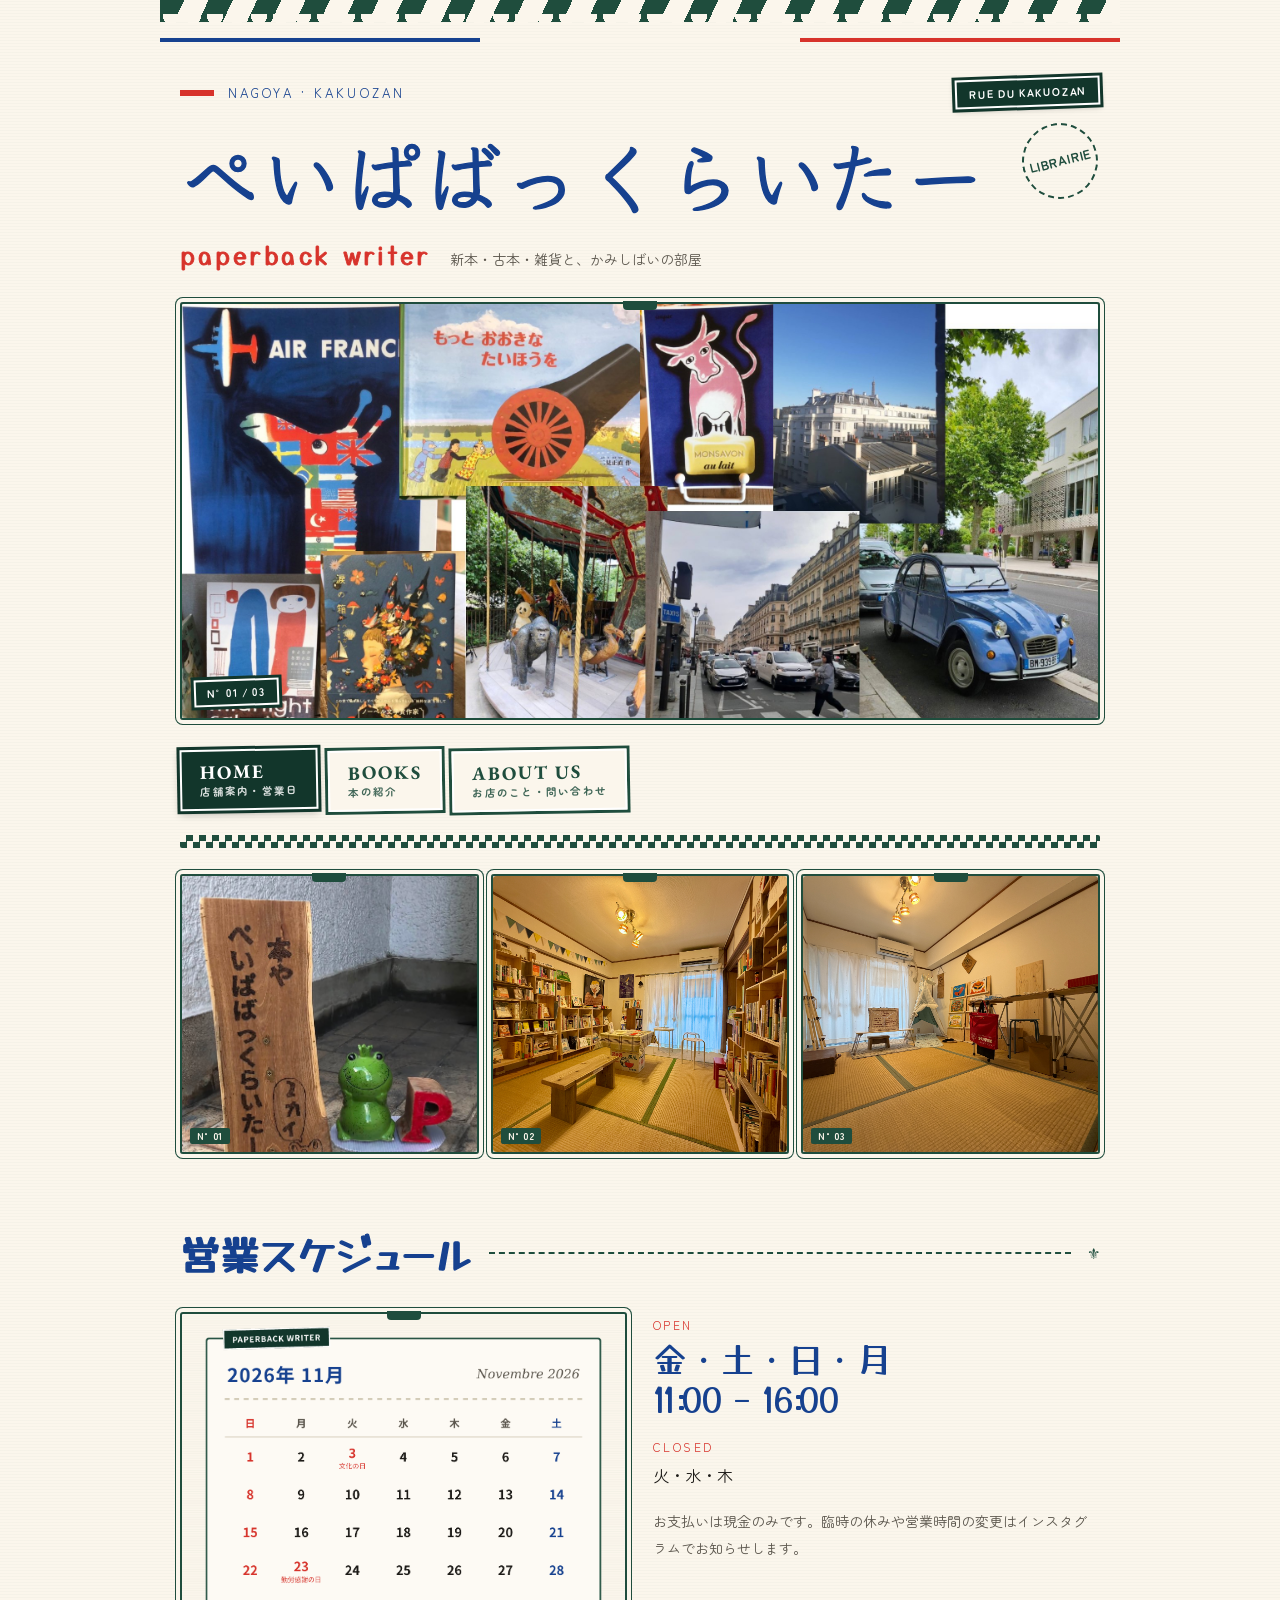
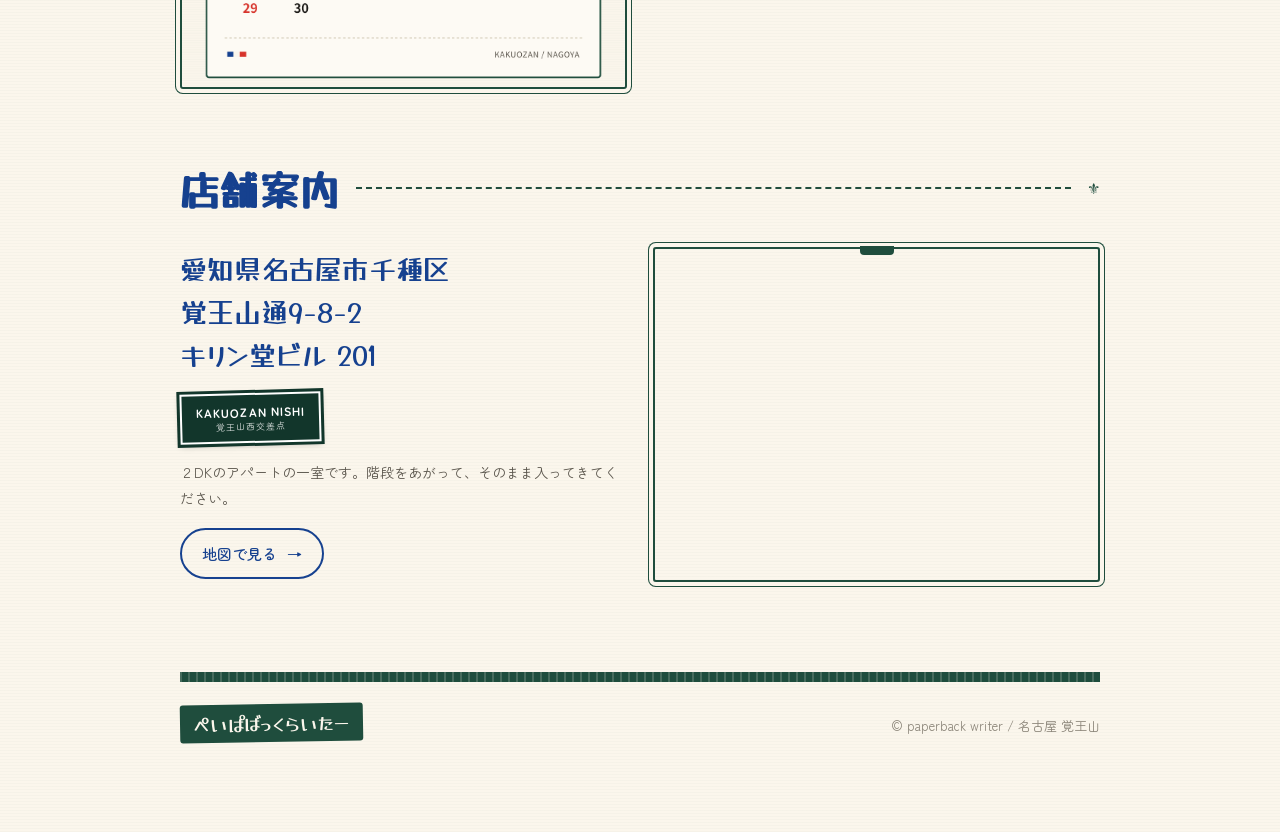
<file: index.html>
<!DOCTYPE html>
<html lang="ja">
<head>
<meta charset="utf-8">
<meta name="viewport" content="width=device-width, initial-scale=1">
<title>ぺいぱばっくらいたー | 名古屋・覚王山の本や</title>
<meta name="description" content="名古屋市千種区覚王山の本や「ぺいぱばっくらいたー」。新本・古本・雑貨の間と、かみしばいの間。">
<meta name="google-site-verification" content="vFQCofE6nkpBW0289pGB8e60B_n5xqFBPHLnn8CDdF0" />
<link rel="preconnect" href="https://fonts.googleapis.com">
<link rel="preconnect" href="https://fonts.gstatic.com" crossorigin>
<link href="https://fonts.googleapis.com/css2?family=Yusei+Magic&family=Zen+Maru+Gothic:wght@400;500;700&family=Yomogi&family=Klee+One:wght@400;600&family=EB+Garamond:ital@0;1&display=swap" rel="stylesheet">
<link rel="stylesheet" href="style.css">
<script src="slideshow.js" defer></script>
<script src="microcms.js" defer></script>
</head>
<body>

<div class="page">

  <div class="awning" aria-hidden="true"><div class="awning__scallop"></div></div>
  <div class="tricolore" aria-hidden="true"><span></span><span></span><span></span></div>

  <header class="hero">
    <div class="hero__eyebrow">
      <span class="hero__rule" aria-hidden="true"></span>
      NAGOYA · KAKUOZAN
      <span class="plate plate--tilt-l">RUE DU KAKUOZAN</span>
    </div>
    <div class="hero__titlewrap">
      <h1 class="hero__title"><a href="index.html">ぺいぱばっくらいたー</a></h1>
      <span class="stamp stamp--dashed" aria-hidden="true">LIBRAIRIE</span>
    </div>
    <div class="hero__sub">
      <p class="hero__latin">paperback writer</p>
      <p class="hero__tagline">新本・古本・雑貨と、かみしばいの部屋</p>
    </div>
  </header>

  <div class="slideshow" data-interval="5000">
    <span class="crate__hinge" aria-hidden="true"></span>
    <div class="slideshow__viewport">
      <figure class="slideshow__slide is-active"><img src="photos/slide-1.jpg" alt="パリの街と本のコラージュ"></figure>
      <figure class="slideshow__slide"><img src="photos/slide-2.jpg" alt="日本の街と本のコラージュ"></figure>
      <figure class="slideshow__slide"><img src="photos/slide-3.jpg" alt="本屋の店内と本のコラージュ"></figure>
    </div>
    <span class="slideshow__no" aria-hidden="true"><span class="slideshow__cur">N°01</span> / 03</span>
  </div>

  <nav class="nav">
      <a class="navtab is-active" href="index.html" aria-current="page">
        <span class="navtab__en">HOME</span>
        <span class="navtab__ja">店舗案内・営業日</span>
      </a>
      <a class="navtab" href="books.html">
        <span class="navtab__en">BOOKS</span>
        <span class="navtab__ja">本の紹介</span>
      </a>
      <a class="navtab" href="about.html">
        <span class="navtab__en">ABOUT US</span>
        <span class="navtab__ja">お店のこと・問い合わせ</span>
      </a>
  </nav>

  <div class="tiles" aria-hidden="true"></div>

  <main>

    <div class="photogrid photogrid--below-slides">
      <figure class="crate">
        <span class="crate__hinge" aria-hidden="true"></span>
        <span class="crate__tag">N°01</span>
        <div class="crate__inner"><img src="photos/books-room.jpg" alt="店の入口の看板" style="object-position:center 30%"></div>
      </figure>
      <figure class="crate">
        <span class="crate__hinge" aria-hidden="true"></span>
        <span class="crate__tag">N°02</span>
        <div class="crate__inner"><img src="photos/entrance.jpg" alt="新本・古本・雑貨の間"></div>
      </figure>
      <figure class="crate">
        <span class="crate__hinge" aria-hidden="true"></span>
        <span class="crate__tag">N°03</span>
        <div class="crate__inner"><img src="photos/kamishibai.jpg" alt="かみしばいの間"></div>
      </figure>
    </div>

    <section class="section">
      <div class="section__head">
        <h2 class="section__title">営業スケジュール</h2>
        <span class="section__dash" aria-hidden="true"></span>
        <span class="section__fleur" aria-hidden="true">⚜</span>
      </div>
      <div class="cols">
        <figure class="crate crate--calendar">
          <span class="crate__hinge" aria-hidden="true"></span>
          <div class="crate__inner crate__inner--contain">
            <img src="photos/calendar.png" alt="2026年11月の営業カレンダー">
          </div>
        </figure>
        <div class="hours">
          <div class="hours__block">
            <span class="hours__label">OPEN</span>
            <span class="hours__value">金・土・日・月<br>11:00 – 16:00</span>
          </div>
          <div class="hours__block">
            <span class="hours__label">CLOSED</span>
            <span class="hours__closed">火・水・木</span>
          </div>
          <p class="note">お支払いは現金のみです。臨時の休みや営業時間の変更はインスタグラムでお知らせします。</p>
        </div>
      </div>
    </section>

    <section class="section">
      <div class="section__head">
        <h2 class="section__title">店舗案内</h2>
        <span class="section__dash" aria-hidden="true"></span>
        <span class="section__fleur" aria-hidden="true">⚜</span>
      </div>
      <div class="cols">
        <div class="place">
          <p class="place__address">愛知県名古屋市千種区<br>覚王山通9-8-2<br>キリン堂ビル 201</p>
          <span class="plate plate--tilt-l plate--lg">
            KAKUOZAN NISHI
            <small>覚王山西交差点</small>
          </span>
          <p class="note">２DKのアパートの一室です。階段をあがって、そのまま入ってきてください。</p>
          <a class="btn btn--outline" href="https://www.google.com/maps/search/?api=1&amp;query=%E6%84%9B%E7%9F%A5%E7%9C%8C%E5%90%8D%E5%8F%A4%E5%B1%8B%E5%B8%82%E5%8D%83%E7%A8%AE%E5%8C%BA%E8%A6%9A%E7%8E%8B%E5%B1%B1%E9%80%9A9-8-2%20%E3%82%AD%E3%83%AA%E3%83%B3%E5%A0%82%E3%83%93%E3%83%AB201" target="_blank" rel="noopener">地図で見る<span aria-hidden="true">→</span></a>
        </div>
        <figure class="crate crate--map">
          <span class="crate__hinge" aria-hidden="true"></span>
          <div class="crate__inner">
            <iframe src="https://maps.google.com/maps?q=%E6%84%9B%E7%9F%A5%E7%9C%8C%E5%90%8D%E5%8F%A4%E5%B1%8B%E5%B8%82%E5%8D%83%E7%A8%AE%E5%8C%BA%E8%A6%9A%E7%8E%8B%E5%B1%B1%E9%80%9A9-8-2%20%E3%82%AD%E3%83%AA%E3%83%B3%E5%A0%82%E3%83%93%E3%83%AB201&amp;z=17&amp;output=embed" title="ぺいぱばっくらいたーの地図" loading="lazy" referrerpolicy="no-referrer-when-downgrade"></iframe>
          </div>
        </figure>
      </div>
    </section>
  </main>

  <div class="footer__rule" aria-hidden="true"></div>
  <footer class="footer">
    <span class="footer__plate">ぺいぱばっくらいたー</span>
    <span class="footer__copy">© paperback writer / 名古屋 覚王山</span>
  </footer>

</div>

</body>
</html>
</file>
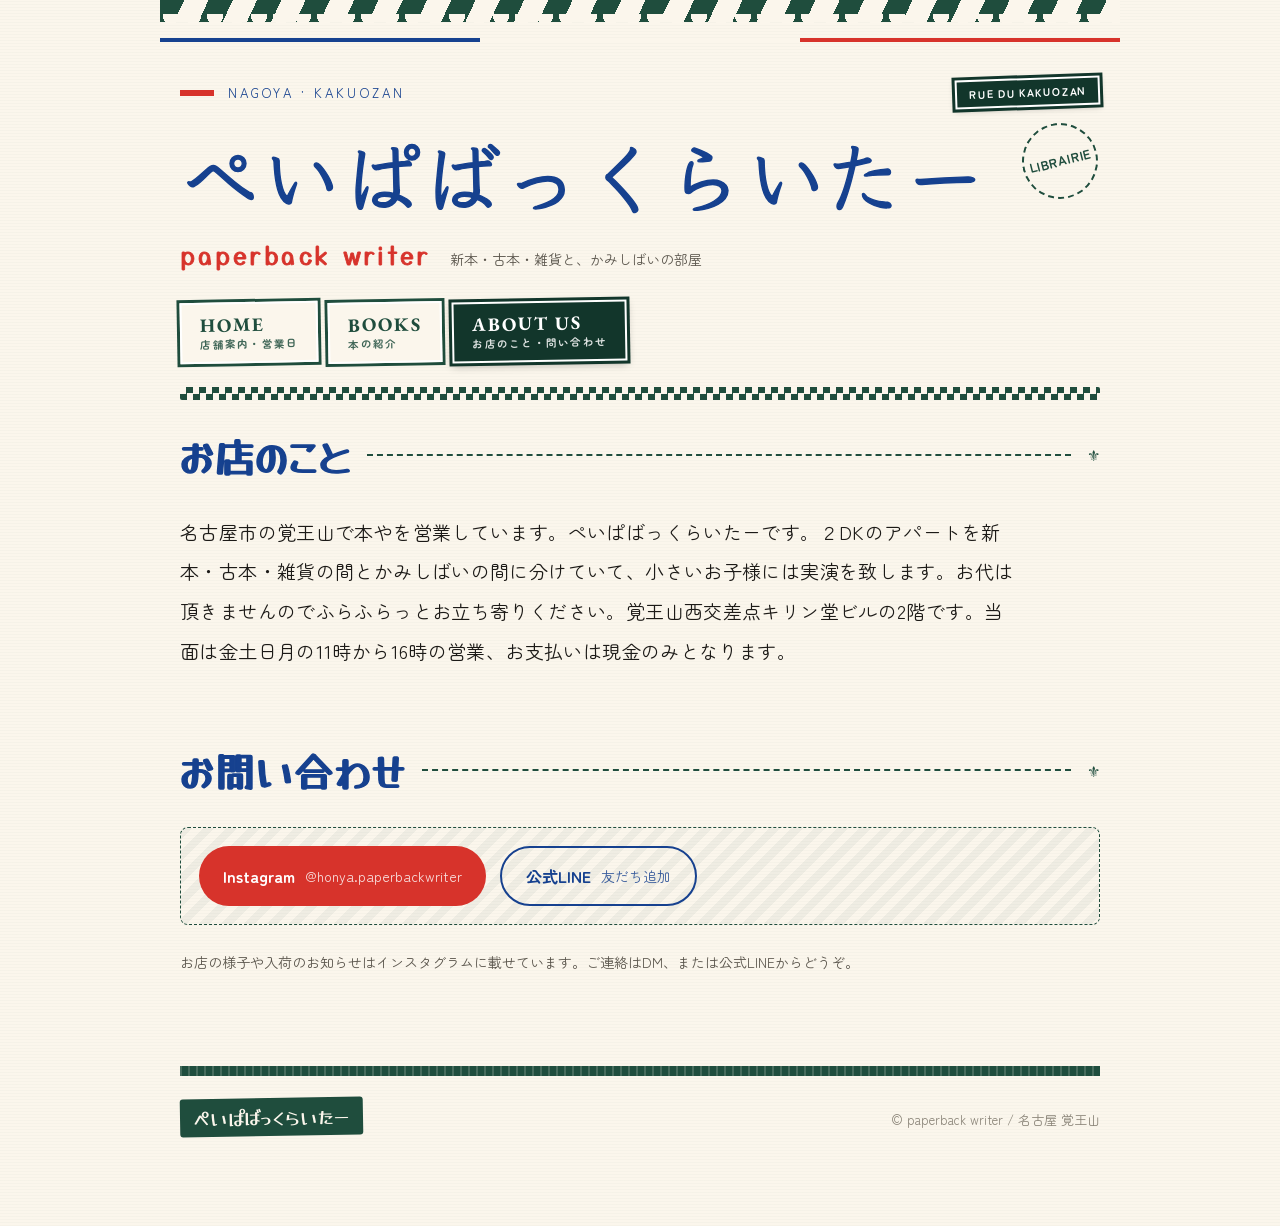
<file: about.html>
<!DOCTYPE html>
<html lang="ja">
<head>
<meta charset="utf-8">
<meta name="viewport" content="width=device-width, initial-scale=1">
<title>お店のこと | ぺいぱばっくらいたー</title>
<meta name="description" content="ぺいぱばっくらいたーのご紹介とお問い合わせ先。">
<link rel="preconnect" href="https://fonts.googleapis.com">
<link rel="preconnect" href="https://fonts.gstatic.com" crossorigin>
<link href="https://fonts.googleapis.com/css2?family=Yusei+Magic&family=Zen+Maru+Gothic:wght@400;500;700&family=Yomogi&family=Klee+One:wght@400;600&family=EB+Garamond:ital@0;1&display=swap" rel="stylesheet">
<link rel="stylesheet" href="style.css">
</head>
<body>

<div class="page">

  <div class="awning" aria-hidden="true"><div class="awning__scallop"></div></div>
  <div class="tricolore" aria-hidden="true"><span></span><span></span><span></span></div>

  <header class="hero">
    <div class="hero__eyebrow">
      <span class="hero__rule" aria-hidden="true"></span>
      NAGOYA · KAKUOZAN
      <span class="plate plate--tilt-l">RUE DU KAKUOZAN</span>
    </div>
    <div class="hero__titlewrap">
      <h1 class="hero__title"><a href="index.html">ぺいぱばっくらいたー</a></h1>
      <span class="stamp stamp--dashed" aria-hidden="true">LIBRAIRIE</span>
    </div>
    <div class="hero__sub">
      <p class="hero__latin">paperback writer</p>
      <p class="hero__tagline">新本・古本・雑貨と、かみしばいの部屋</p>
    </div>
  </header>

  <nav class="nav">
      <a class="navtab" href="index.html">
        <span class="navtab__en">HOME</span>
        <span class="navtab__ja">店舗案内・営業日</span>
      </a>
      <a class="navtab" href="books.html">
        <span class="navtab__en">BOOKS</span>
        <span class="navtab__ja">本の紹介</span>
      </a>
      <a class="navtab is-active" href="about.html" aria-current="page">
        <span class="navtab__en">ABOUT US</span>
        <span class="navtab__ja">お店のこと・問い合わせ</span>
      </a>
  </nav>

  <div class="tiles" aria-hidden="true"></div>

  <main>

    <section class="section">
      <div class="section__head">
        <h2 class="section__title">お店のこと</h2>
        <span class="section__dash" aria-hidden="true"></span>
        <span class="section__fleur" aria-hidden="true">⚜</span>
      </div>
      <p class="lead">名古屋市の覚王山で本やを営業しています。ぺいぱばっくらいたーです。２DKのアパートを新本・古本・雑貨の間とかみしばいの間に分けていて、小さいお子様には実演を致します。お代は頂きませんのでふらふらっとお立ち寄りください。覚王山西交差点キリン堂ビルの2階です。当面は金土日月の11時から16時の営業、お支払いは現金のみとなります。</p>
    </section>

    <section class="section">
      <div class="section__head">
        <h2 class="section__title">お問い合わせ</h2>
        <span class="section__dash" aria-hidden="true"></span>
        <span class="section__fleur" aria-hidden="true">⚜</span>
      </div>
      <div class="contact">
        <a class="btn btn--ig" href="https://www.instagram.com/honya.paperbackwriter/" target="_blank" rel="noopener">Instagram<span class="btn__sub">@honya.paperbackwriter</span></a>
        <a class="btn btn--line" href="https://lin.ee/8o9iqLu" target="_blank" rel="noopener">公式LINE<span class="btn__sub">友だち追加</span></a>
      </div>
      <p class="note note--contact">お店の様子や入荷のお知らせはインスタグラムに載せています。ご連絡はDM、または公式LINEからどうぞ。</p>
    </section>
  </main>

  <div class="footer__rule" aria-hidden="true"></div>
  <footer class="footer">
    <span class="footer__plate">ぺいぱばっくらいたー</span>
    <span class="footer__copy">© paperback writer / 名古屋 覚王山</span>
  </footer>

</div>

</body>
</html>
</file>
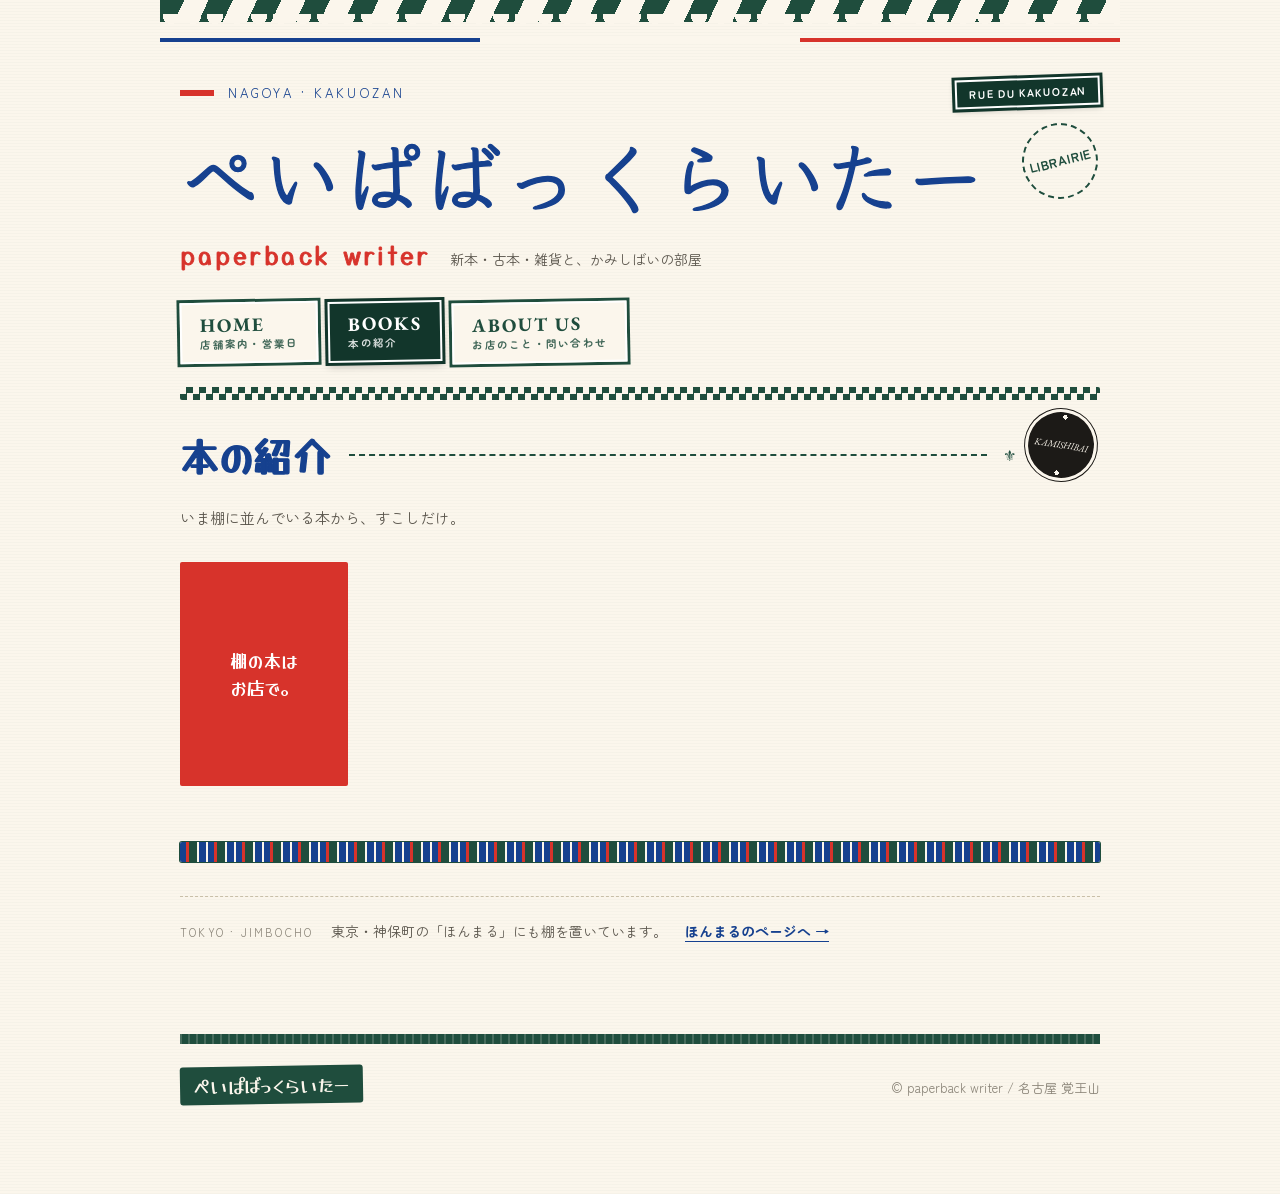
<file: books.html>
<!DOCTYPE html>
<html lang="ja">
<head>
<meta charset="utf-8">
<meta name="viewport" content="width=device-width, initial-scale=1">
<title>本の紹介 | ぺいぱばっくらいたー</title>
<meta name="description" content="棚に並んでいる本から、すこしだけご紹介します。">
<link rel="preconnect" href="https://fonts.googleapis.com">
<link rel="preconnect" href="https://fonts.gstatic.com" crossorigin>
<link href="https://fonts.googleapis.com/css2?family=Yusei+Magic&family=Zen+Maru+Gothic:wght@400;500;700&family=Yomogi&family=Klee+One:wght@400;600&family=EB+Garamond:ital@0;1&display=swap" rel="stylesheet">
<link rel="stylesheet" href="style.css">
<script src="microcms.js" defer></script>
</head>
<body>

<div class="page">

  <div class="awning" aria-hidden="true"><div class="awning__scallop"></div></div>
  <div class="tricolore" aria-hidden="true"><span></span><span></span><span></span></div>

  <header class="hero">
    <div class="hero__eyebrow">
      <span class="hero__rule" aria-hidden="true"></span>
      NAGOYA · KAKUOZAN
      <span class="plate plate--tilt-l">RUE DU KAKUOZAN</span>
    </div>
    <div class="hero__titlewrap">
      <h1 class="hero__title"><a href="index.html">ぺいぱばっくらいたー</a></h1>
      <span class="stamp stamp--dashed" aria-hidden="true">LIBRAIRIE</span>
    </div>
    <div class="hero__sub">
      <p class="hero__latin">paperback writer</p>
      <p class="hero__tagline">新本・古本・雑貨と、かみしばいの部屋</p>
    </div>
  </header>

  <nav class="nav">
      <a class="navtab" href="index.html">
        <span class="navtab__en">HOME</span>
        <span class="navtab__ja">店舗案内・営業日</span>
      </a>
      <a class="navtab is-active" href="books.html" aria-current="page">
        <span class="navtab__en">BOOKS</span>
        <span class="navtab__ja">本の紹介</span>
      </a>
      <a class="navtab" href="about.html">
        <span class="navtab__en">ABOUT US</span>
        <span class="navtab__ja">お店のこと・問い合わせ</span>
      </a>
  </nav>

  <div class="tiles" aria-hidden="true"></div>

  <main>

    <section class="section section--books">
      <span class="stamp stamp--ticket" aria-hidden="true">KAMISHIBAI</span>
      <div class="section__head section__head--books">
        <h2 class="section__title">本の紹介</h2>
        <span class="section__dash" aria-hidden="true"></span>
        <span class="section__fleur" aria-hidden="true">⚜</span>
      </div>
      <p class="note note--intro">いま棚に並んでいる本から、すこしだけ。</p>

      <ul class="books">
        <li class="book book--cta">棚の本は<br>お店で。</li>
      </ul>
    </section>

    <div class="spines" aria-hidden="true"></div>

    <section class="honmaru">
      <span class="honmaru__label">TOKYO · JIMBOCHO</span>
      <p class="honmaru__text">東京・神保町の「ほんまる」にも棚を置いています。</p>
      <a class="honmaru__link" href="https://www.honmaru.me/jinbocho/shelf/419" target="_blank" rel="noopener">ほんまるのページへ →</a>
    </section>
  </main>

  <div class="footer__rule" aria-hidden="true"></div>
  <footer class="footer">
    <span class="footer__plate">ぺいぱばっくらいたー</span>
    <span class="footer__copy">© paperback writer / 名古屋 覚王山</span>
  </footer>

</div>

</body>
</html>
</file>
<file: style.css>
/* =========================================================
   ぺいぱばっくらいたー — スタイルシート
   テーマ: パリのブキニスト／カルチェラタン + 三色（青・白・赤）
   3ページ共通（index.html / books.html / about.html）
   ========================================================= */

:root {
  /* Colors */
  --c-blue:        #16418f;  /* 主色：見出し・リンク */
  --c-red:         #d7332b;  /* 副色：アクセント・CTA */
  --c-green:       #1f4d3d;  /* ブキニストの緑：フレーム・装飾 */
  --c-green-dark:  #12362b;  /* 街路プレートの緑 */
  --c-paper:       #fbf6ec;  /* 背景（紙色） */
  --c-card:        #fdfaf4;  /* カード背景 */
  --c-ink:         #1c1a17;  /* 本文 */
  --c-ink-soft:    #5a554c;  /* 補足テキスト */
  --c-ink-faint:   #8a8478;  /* コピーライト等 */
  --c-line:        #c8bfa8;  /* 点線罫 */
  --c-cover-edge:  #d8d1bf;  /* 書影の枠線 */
  --c-white:       #ffffff;

  /* Fonts */
  --f-hand:    'Klee One', cursive;           /* 店名 */
  --f-display: 'Yusei Magic', sans-serif;     /* 見出し */
  --f-body:    'Zen Maru Gothic', sans-serif; /* 本文 */
  --f-tag:     'Yomogi', cursive;             /* 番号タグ */
  --f-latin:   'EB Garamond', serif;          /* 欧文 */

  /* Spacing */
  --sp-section:  70px;
  --sp-block:    30px;
  --sp-gap:      26px;
  --page-max:   960px;
  --page-pad:    20px;
}

* { box-sizing: border-box; }

body {
  margin: 0;
  background: var(--c-paper);
  color: var(--c-ink);
  font-family: var(--f-body);
  -webkit-font-smoothing: antialiased;
  background-image: repeating-linear-gradient(
    0deg,
    rgba(31, 77, 64, .025) 0px, rgba(31, 77, 64, .025) 1px,
    transparent 1px, transparent 3px
  );
}

a { color: var(--c-blue); text-decoration: none; }
a:hover { color: var(--c-red); }

img { display: block; max-width: 100%; }

.page {
  max-width: var(--page-max);
  margin: 0 auto;
  padding: 0 var(--page-pad) 90px;
}

/* =========================================================
   装飾パーツ（すべてCSSで描画。画像・アイコンは使わない）
   ========================================================= */

/* カフェ天幕ストライプ＋スカラップ（ページ最上部） */
.awning {
  height: 22px;
  margin: 0 calc(var(--page-pad) * -1);
  position: relative;
  background: repeating-linear-gradient(115deg, var(--c-green) 0 22px, var(--c-paper) 22px 44px);
}
.awning__scallop {
  position: absolute;
  left: 0; right: 0; bottom: -8px;
  height: 16px;
  background-image: repeating-radial-gradient(circle at 11px 2px, var(--c-paper) 0 8px, transparent 8px 22px);
  background-size: 22px 16px;
}

/* トリコロール（青・白・赤） */
.tricolore { display: flex; height: 4px; margin: 16px calc(var(--page-pad) * -1) 0; }
.tricolore span { flex: 1; }
.tricolore span:nth-child(1) { background: var(--c-blue); }
.tricolore span:nth-child(2) { background: var(--c-paper); }
.tricolore span:nth-child(3) { background: var(--c-red); }

/* ビストロの市松タイル帯 */
.tiles {
  height: 13px;
  margin-top: 24px;
  border-radius: 2px;
  background-image: repeating-conic-gradient(var(--c-green) 0% 25%, var(--c-paper) 0% 50%);
  background-size: 13px 13px;
}

/* 本の背表紙が並ぶストライプ帯 */
.spines {
  height: 20px;
  margin-top: 56px;
  border-radius: 2px;
  box-shadow: 0 0 0 1px var(--c-green);
  background-image: repeating-linear-gradient(
    90deg,
    var(--c-blue) 0 6px, var(--c-red) 6px 9px,
    var(--c-green) 9px 17px, var(--c-paper) 17px 19px,
    var(--c-blue) 19px 26px, var(--c-paper) 26px 28px
  );
}

/* パリの街路プレート（緑地・白フチ） */
.plate {
  display: inline-block;
  background: var(--c-green-dark);
  color: var(--c-white);
  padding: 7px 12px;
  border: 2px solid var(--c-white);
  box-shadow: 0 0 0 3px var(--c-green-dark), 0 2px 6px rgba(0, 0, 0, .25);
  font-family: var(--f-body);
  font-weight: 700;
  font-size: 11px;
  letter-spacing: .08em;
  text-align: center;
  white-space: nowrap;
}
.plate--tilt-l { transform: rotate(-2deg); }
.plate--lg { font-size: 12px; padding: 8px 14px; transform: rotate(-1.5deg); align-self: flex-start; }
.plate--lg small {
  display: block;
  font-size: 9px; font-weight: 400;
  letter-spacing: .1em; opacity: .85;
}

/* 丸スタンプ */
.stamp {
  border-radius: 50%;
  display: flex; align-items: center; justify-content: center;
  text-align: center;
  flex-shrink: 0;
}
.stamp--dashed {          /* 店名横：破線の緑 */
  position: absolute;
  right: 2px; top: -6px;
  width: 76px; height: 76px;
  border: 2px dashed var(--c-green);
  color: var(--c-green);
  font: 700 13px/1.3 var(--f-body);
  letter-spacing: .06em;
  transform: rotate(-14deg);
}
.stamp--ticket {          /* BOOKS：チケット風（上下にスプロケット穴） */
  position: absolute;
  right: 6px; top: -14px;
  z-index: 3;
  width: 66px; height: 66px;
  background: var(--c-ink);
  color: var(--c-paper);
  font-family: var(--f-latin);
  font-style: italic;
  font-size: 9.5px;
  letter-spacing: .01em;
  line-height: 1.1;
  padding: 0 6px;
  transform: rotate(9deg);
  box-shadow: 0 0 0 3px var(--c-paper), 0 0 0 4px var(--c-ink);
  background-image:
    repeating-radial-gradient(circle at 50% 5px,  var(--c-paper) 0 2.2px, transparent 2.2px 100%),
    repeating-radial-gradient(circle at 50% 61px, var(--c-paper) 0 2.2px, transparent 2.2px 100%);
}

/* 古書箱フレーム（写真・カレンダー・地図の枠） */
.crate {
  position: relative;
  margin: 0;
  height: 280px;
  border: 2px solid var(--c-green);
  border-radius: 3px;
  box-shadow: 0 0 0 4px var(--c-paper), 0 0 0 5px var(--c-green);
}
.crate--calendar { height: auto; aspect-ratio: 1167 / 985; background: var(--c-white); }
.crate--map      { height: auto; aspect-ratio: 4 / 3; }
.crate__hinge {            /* 上辺中央の蝶番 */
  position: absolute;
  top: -3px; left: 50%;
  transform: translateX(-50%);
  width: 34px; height: 9px;
  background: var(--c-green);
  border-radius: 0 0 4px 4px;
  z-index: 2;
}
.crate__tag {              /* 箱番号タグ */
  position: absolute;
  left: 8px; bottom: 8px;
  background: var(--c-green);
  color: var(--c-paper);
  font: 700 10px/1 var(--f-body);
  letter-spacing: .04em;
  padding: 3px 7px;
  border-radius: 2px;
  z-index: 2;
}
.crate__inner { position: absolute; inset: 0; overflow: hidden; border-radius: 3px; }
.crate__inner img,
.crate__inner iframe { width: 100%; height: 100%; object-fit: cover; border: 0; display: block; }
.crate__inner--contain img { object-fit: contain; }

/* =========================================================
   ヘッダー
   ========================================================= */
.hero { position: relative; padding: 36px 0 0; }

.hero__eyebrow {
  display: flex;
  align-items: center;
  gap: 14px;
  font: 400 13px/1 var(--f-body);
  letter-spacing: .24em;
  color: var(--c-blue);
}
.hero__eyebrow .plate { margin-left: auto; }
.hero__rule { width: 34px; height: 6px; background: var(--c-red); display: block; }

.hero__titlewrap { position: relative; }
.hero__title {
  margin: 22px 0 0;
  font-family: var(--f-hand);
  font-weight: 600;
  font-size: clamp(28px, 6.4vw, 80px);
  line-height: 1.1;
  letter-spacing: .01em;
  white-space: nowrap;
}
/* Klee One / Yusei Magic に太字ウェイトが無いため輪郭で太さを出している */
.hero__title a {
  color: var(--c-blue);
  -webkit-text-stroke: 1.4px var(--c-blue);
}
.hero__title a:hover { color: var(--c-blue); }

.hero__sub { display: flex; flex-wrap: wrap; align-items: baseline; gap: 18px; margin-top: 20px; }
.hero__latin {
  margin: 0;
  font-family: var(--f-display);
  font-size: clamp(16px, 2.4vw, 24px);
  letter-spacing: .14em;
  color: var(--c-red);
  -webkit-text-stroke: .8px var(--c-red);
}
.hero__tagline { margin: 0; font-size: 14px; line-height: 1.7; color: var(--c-ink-soft); }

/* =========================================================
   ナビ（街路プレート風タブ／3ページ共通）
   ========================================================= */
.nav { display: flex; flex-wrap: wrap; gap: 10px; margin-top: 30px; }
.navtab {
  display: inline-flex;
  flex-direction: column;
  align-items: flex-start;
  gap: 5px;
  padding: 11px 18px;
  border: 2px solid var(--c-white);
  font-family: var(--f-body);
  font-weight: 700;
  text-align: left;
  transform: rotate(-1deg);
  transition: transform .12s, background .12s, color .12s;
  background: var(--c-paper);
  color: var(--c-green);
  box-shadow: 0 0 0 3px var(--c-green);
}
.navtab:hover {
  color: var(--c-green-dark);
  transform: rotate(-1deg) translateY(-1px);
}
.navtab.is-active {
  background: var(--c-green-dark);
  color: var(--c-white);
  box-shadow: 0 0 0 3px var(--c-green-dark), 0 3px 8px rgba(0, 0, 0, .28);
  transform: rotate(-1deg) translateY(-1px);
}
.navtab__en { font-family: var(--f-latin); font-size: 19px; letter-spacing: .1em; line-height: 1; }
.navtab__ja { font-size: 10.5px; letter-spacing: .12em; opacity: .85; line-height: 1; }

/* =========================================================
   セクション共通
   ========================================================= */
.section { margin-top: var(--sp-section); }
.section--books { position: relative; }
main > .section:first-child,
main > .photogrid:first-child { margin-top: 26px; }

.photogrid {
  display: grid;
  grid-template-columns: repeat(auto-fit, minmax(220px, 1fr));
  gap: 12px;
  margin-top: 26px;
}

.section__head { display: flex; align-items: center; gap: 16px; }
.section__head--books { padding-right: 84px; }  /* チケットスタンプの逃げ */
.section__title {
  margin: 0;
  font-family: var(--f-display);
  font-weight: 400;
  font-size: clamp(26px, 4vw, 40px);
  color: var(--c-blue);
  -webkit-text-stroke: 1.4px var(--c-blue);
}
.section__dash { flex: 1; height: 0; border-top: 2px dashed var(--c-green); display: block; }
.section__fleur { flex: none; font-size: 15px; line-height: 1; color: var(--c-green); }

.lead {
  margin: 28px 0 0;
  font-size: clamp(16px, 1.9vw, 19px);
  line-height: 2.1;
  letter-spacing: .02em;
  text-wrap: pretty;
  max-width: 44em;
}
.note { margin: 0; font-size: 14px; line-height: 1.9; color: var(--c-ink-soft); }
.note--intro   { margin-top: 20px; font-size: 15px; }
.note--contact { margin-top: 24px; }

.cols {
  display: grid;
  grid-template-columns: repeat(auto-fit, minmax(260px, 1fr));
  gap: var(--sp-gap);
  margin-top: var(--sp-block);
  align-items: start;
}

/* =========================================================
   営業スケジュール
   ========================================================= */
.hours { display: flex; flex-direction: column; gap: 18px; padding-top: 4px; }
.hours__block { display: flex; flex-direction: column; gap: 6px; }
.hours__label { font-size: 12px; letter-spacing: .2em; color: var(--c-red); }
.hours__value {
  font-family: var(--f-display);
  font-size: clamp(24px, 3.6vw, 34px);
  line-height: 1.2;
  color: var(--c-blue);
}
.hours__closed { font-size: 16px; line-height: 1.8; }

/* =========================================================
   本の紹介（表紙グリッド）
   ========================================================= */
.books {
  list-style: none;
  margin: 30px 0 0;
  padding: 0;
  display: grid;
  grid-template-columns: repeat(auto-fill, minmax(150px, 1fr));
  gap: 28px 20px;
}
.book { display: flex; flex-direction: column; gap: 10px; }

/* 書影の枠。厳密に 3:4 を保つため img は absolute で敷く */
.book__cover {
  position: relative;
  aspect-ratio: 3 / 4;
  border: 1px solid var(--c-cover-edge);
  border-radius: 2px;
  background: var(--c-white);
  box-shadow: 0 2px 6px rgba(28, 26, 23, .09);
  overflow: hidden;
}
.book__cover img { position: absolute; inset: 0; width: 100%; height: 100%; object-fit: cover; }
.book__cover--empty { background: var(--c-paper); }  /* 書影未入手のプレースホルダー */

.book__num {           /* 吊り下げ札風の番号タグ */
  position: absolute;
  left: -5px; top: 9px;
  z-index: 2;
  display: inline-flex;
  align-items: center;
  gap: 5px;
  font-family: var(--f-tag);
  font-size: 11.5px;
  color: var(--c-white);
  background: var(--c-green);
  padding: 2px 7px 2px 5px;
  border-radius: 0 3px 3px 0;
  transform: rotate(-3deg);
}
.book__num::before {
  content: "";
  width: 4px; height: 4px;
  border-radius: 50%;
  background: var(--c-paper);
}

.book__title {
  margin: 0;
  font-family: var(--f-body);
  font-weight: 700;
  font-size: 14.5px;
  line-height: 1.55;
  text-wrap: pretty;
}
.book__desc { margin: 0; font-size: 12.5px; line-height: 1.7; color: var(--c-ink-soft); }

.book--cta {
  align-self: start;
  aspect-ratio: 3 / 4;
  align-items: center;
  justify-content: center;
  background: var(--c-red);
  color: var(--c-white);
  font-family: var(--f-display);
  font-size: 18px;
  line-height: 1.5;
  text-align: center;
  border-radius: 2px;
}

/* =========================================================
   店舗案内
   ========================================================= */
.place { display: flex; flex-direction: column; gap: 16px; }
.place__address {
  margin: 0;
  font-family: var(--f-display);
  font-size: clamp(20px, 2.8vw, 27px);
  line-height: 1.6;
  color: var(--c-blue);
}

/* =========================================================
   ほんまる（控えめな1行）
   ========================================================= */
.honmaru {
  margin-top: 34px;
  padding-top: 22px;
  border-top: 1px dashed var(--c-line);
  display: flex;
  flex-wrap: wrap;
  align-items: baseline;
  gap: 10px 18px;
}
.honmaru__label { font-size: 11px; letter-spacing: .2em; color: var(--c-ink-faint); }
.honmaru__text  { margin: 0; font-size: 14px; line-height: 1.8; color: var(--c-ink-soft); }
.honmaru__link  { font-size: 14px; font-weight: 700; border-bottom: 1px solid currentColor; }

/* =========================================================
   お問い合わせ
   ========================================================= */
.contact {
  display: flex;
  flex-wrap: wrap;
  gap: 14px;
  margin-top: 28px;
  padding: 18px;
  border: 1px dashed var(--c-green);
  border-radius: 8px;
  background-image: repeating-linear-gradient(135deg, rgba(31, 77, 64, .05) 0 8px, transparent 8px 16px);
}

.btn {
  display: inline-flex;
  align-items: center;
  gap: 10px;
  border-radius: 999px;
  font-size: 16px;
  font-weight: 700;
  padding: 16px 24px;
}
.btn__sub { font-size: 14px; opacity: .85; font-weight: 400; }

.btn--ig { background: var(--c-red); color: var(--c-white); }
.btn--ig:hover { background: var(--c-blue); color: var(--c-white); }

.btn--line { border: 2px solid var(--c-blue); color: var(--c-blue); }
.btn--line:hover { background: var(--c-blue); color: var(--c-white); }

.btn--outline {
  align-self: flex-start;
  padding: 13px 20px;
  border: 2px solid var(--c-blue);
  font-size: 15px;
  font-weight: 500;
}
.btn--outline:hover { background: var(--c-blue); color: var(--c-white); }

/* =========================================================
   フッター
   ========================================================= */
.footer__rule {
  height: 10px;
  margin-top: 90px;
  background: var(--c-green);
  background-image: repeating-linear-gradient(90deg, rgba(251, 246, 236, .18) 0 2px, transparent 2px 8px);
}
.footer {
  padding-top: 22px;
  display: flex;
  flex-wrap: wrap;
  gap: 12px;
  justify-content: space-between;
  align-items: baseline;
}
.footer__plate {
  display: inline-flex;
  align-items: center;
  background: var(--c-green);
  color: var(--c-paper);
  padding: 6px 14px;
  border-radius: 3px;
  font-family: var(--f-display);
  font-size: 18px;
  transform: rotate(-1deg);
}
.footer__copy { font-size: 13px; color: var(--c-ink-faint); }

/* =========================================================
   スライドショー（HOMEのみ／店名の下・ナビの上）
   画像比率 2200:1000。フェードで切替、ドット等の操作UIは無し
   ========================================================= */
.slideshow {
  position: relative;
  margin-top: 30px;
  aspect-ratio: 2200 / 1000;
  border: 2px solid var(--c-green);
  border-radius: 3px;
  box-shadow: 0 0 0 4px var(--c-paper), 0 0 0 5px var(--c-green);
}
.slideshow .crate__hinge { z-index: 4; }
.slideshow__viewport { position: absolute; inset: 0; overflow: hidden; border-radius: 3px; }
.slideshow__slide {
  position: absolute;
  inset: 0;
  margin: 0;
  opacity: 0;
  z-index: 1;
  transition: opacity 1.2s ease;
}
.slideshow__slide.is-active { opacity: 1; z-index: 2; }
.slideshow__slide img { width: 100%; height: 100%; object-fit: cover; }
.slideshow__no {               /* 街路プレート風の枚数表示 */
  position: absolute;
  left: 12px; bottom: 12px;
  z-index: 4;
  background: var(--c-green-dark);
  color: var(--c-white);
  padding: 6px 11px;
  border: 2px solid var(--c-white);
  box-shadow: 0 0 0 3px var(--c-green-dark);
  font: 700 11px/1 var(--f-body);
  letter-spacing: .08em;
  transform: rotate(-2deg);
}
.photogrid--below-slides { margin-top: 40px; }

/* =========================================================
   レスポンシブ調整（モバイル専用・PC版のスタイルは変更しない）
   ========================================================= */
@media (max-width: 640px) {
  /* アイブロウ行：狭い幅では折り返す */
  .hero__eyebrow {
    flex-wrap: wrap;
    row-gap: 8px;
  }
  .hero__eyebrow .plate { margin-left: 0; }

  /* 店名：改行を許可してはみ出しを防ぐ */
  .hero__title {
    white-space: normal;
    line-height: 1.25;
  }

  /* LIBRAIRIEスタンプ：絶対配置をやめて店名の下に流す（重なり防止） */
  .stamp--dashed {
    position: static;
    margin: 14px 0 0;
    transform: rotate(-6deg);
  }

  /* KAMISHIBAIスタンプ：小さめにして位置を調整 */
  .stamp--ticket {
    top: -46px;
    right: 4px;
    width: 56px;
    height: 56px;
    font-size: 8px;
  }
  .section__head--books { padding-right: 64px; }

  /* メインビジュアルの写真枠：縦横比を保ちつつ低めに */
  .crate:not(.crate--calendar):not(.crate--map) {
    height: 220px;
  }
}
</file>
